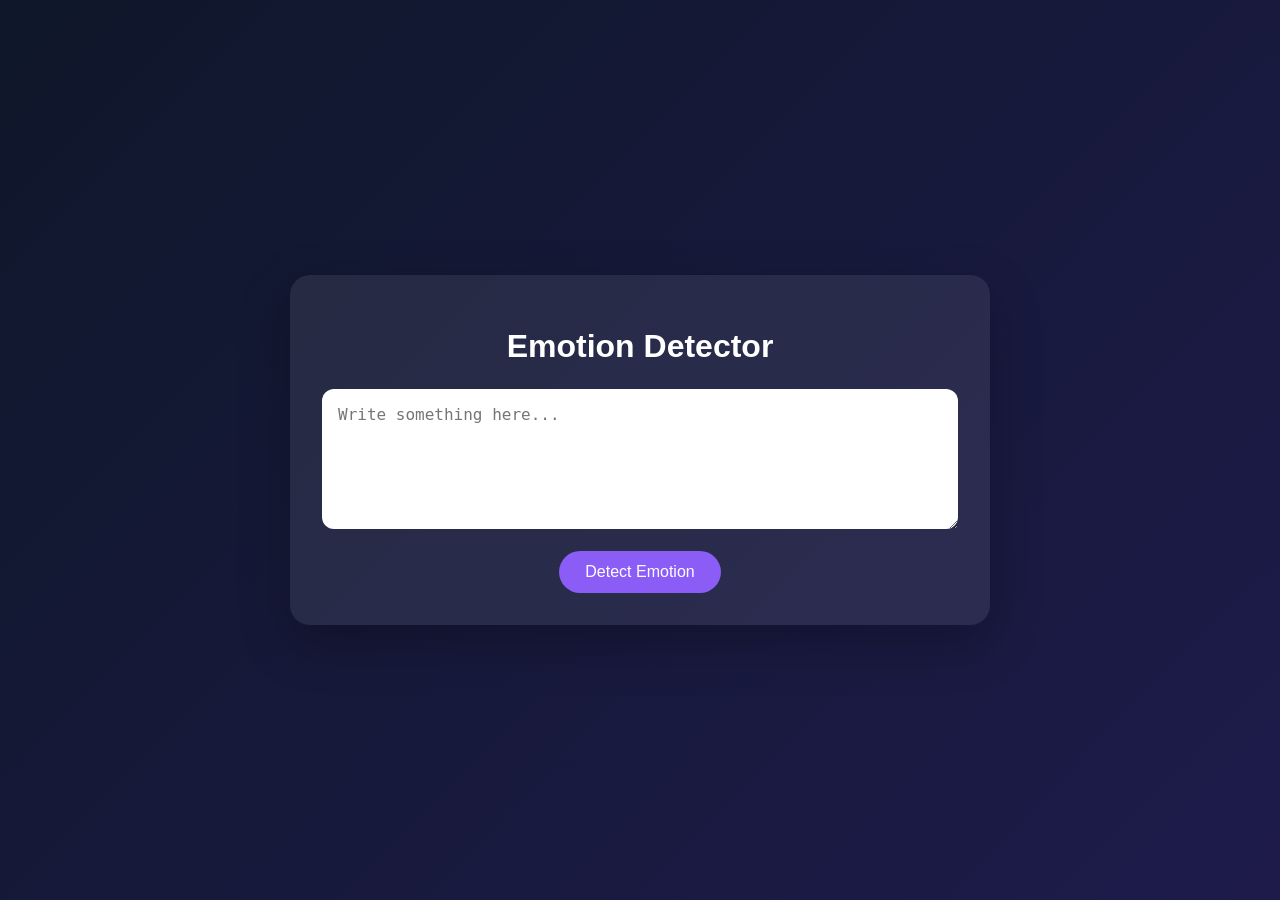
<file: frontend/index.html>
<!DOCTYPE html>
<html lang="en">
  <head>
    <meta charset="UTF-8" />
    <meta name="viewport" content="width=device-width, initial-scale=1.0" />
    <title>Emotion Detector</title>
    <link rel="stylesheet" href="styles.css" />
  </head>
  <body>
    <main class="container">
      <h1>Emotion Detector</h1>

      <form id="emotion-form">
        <textarea
          id="text"
          placeholder="Write something here..."
          required
        ></textarea>
        <button type="submit">Detect Emotion</button>
      </form>

      <div id="result" class="result hidden"></div>
    </main>

    <script src="app.js"></script>
  </body>
</html>
</file>
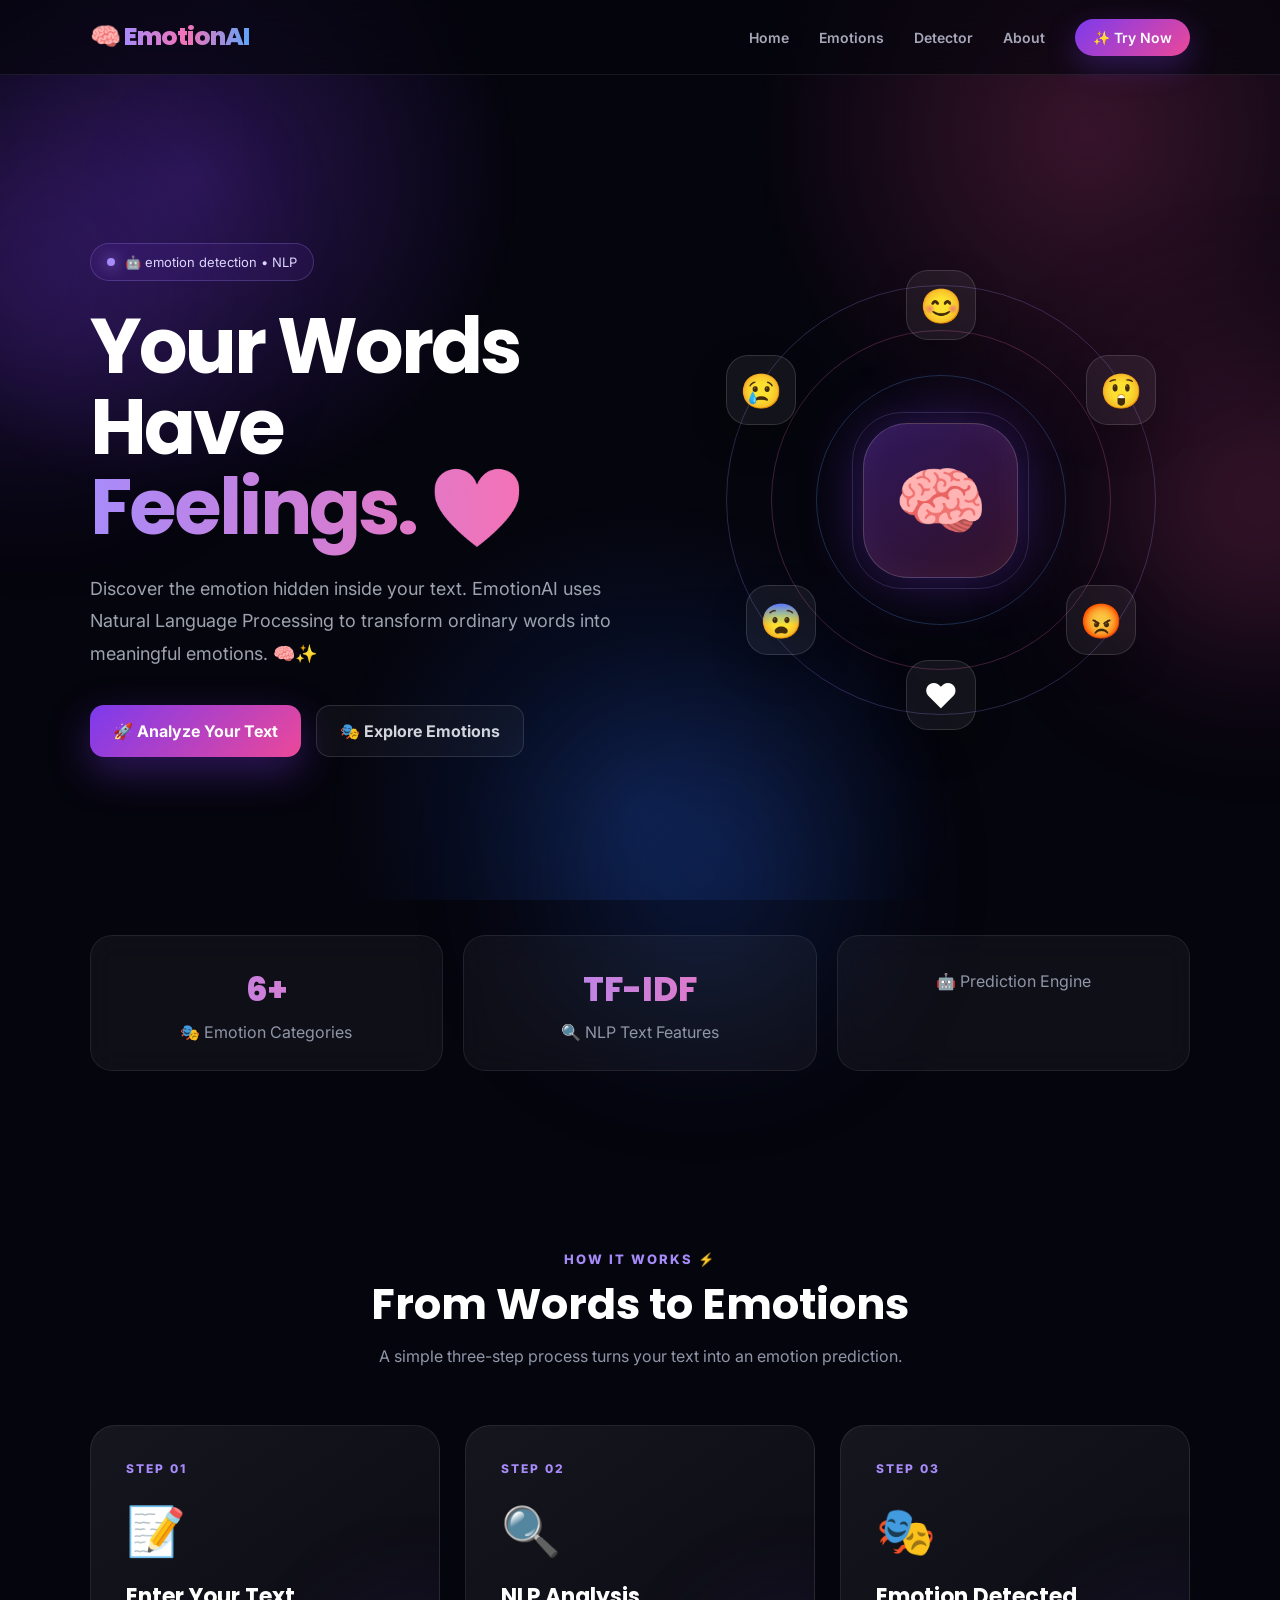
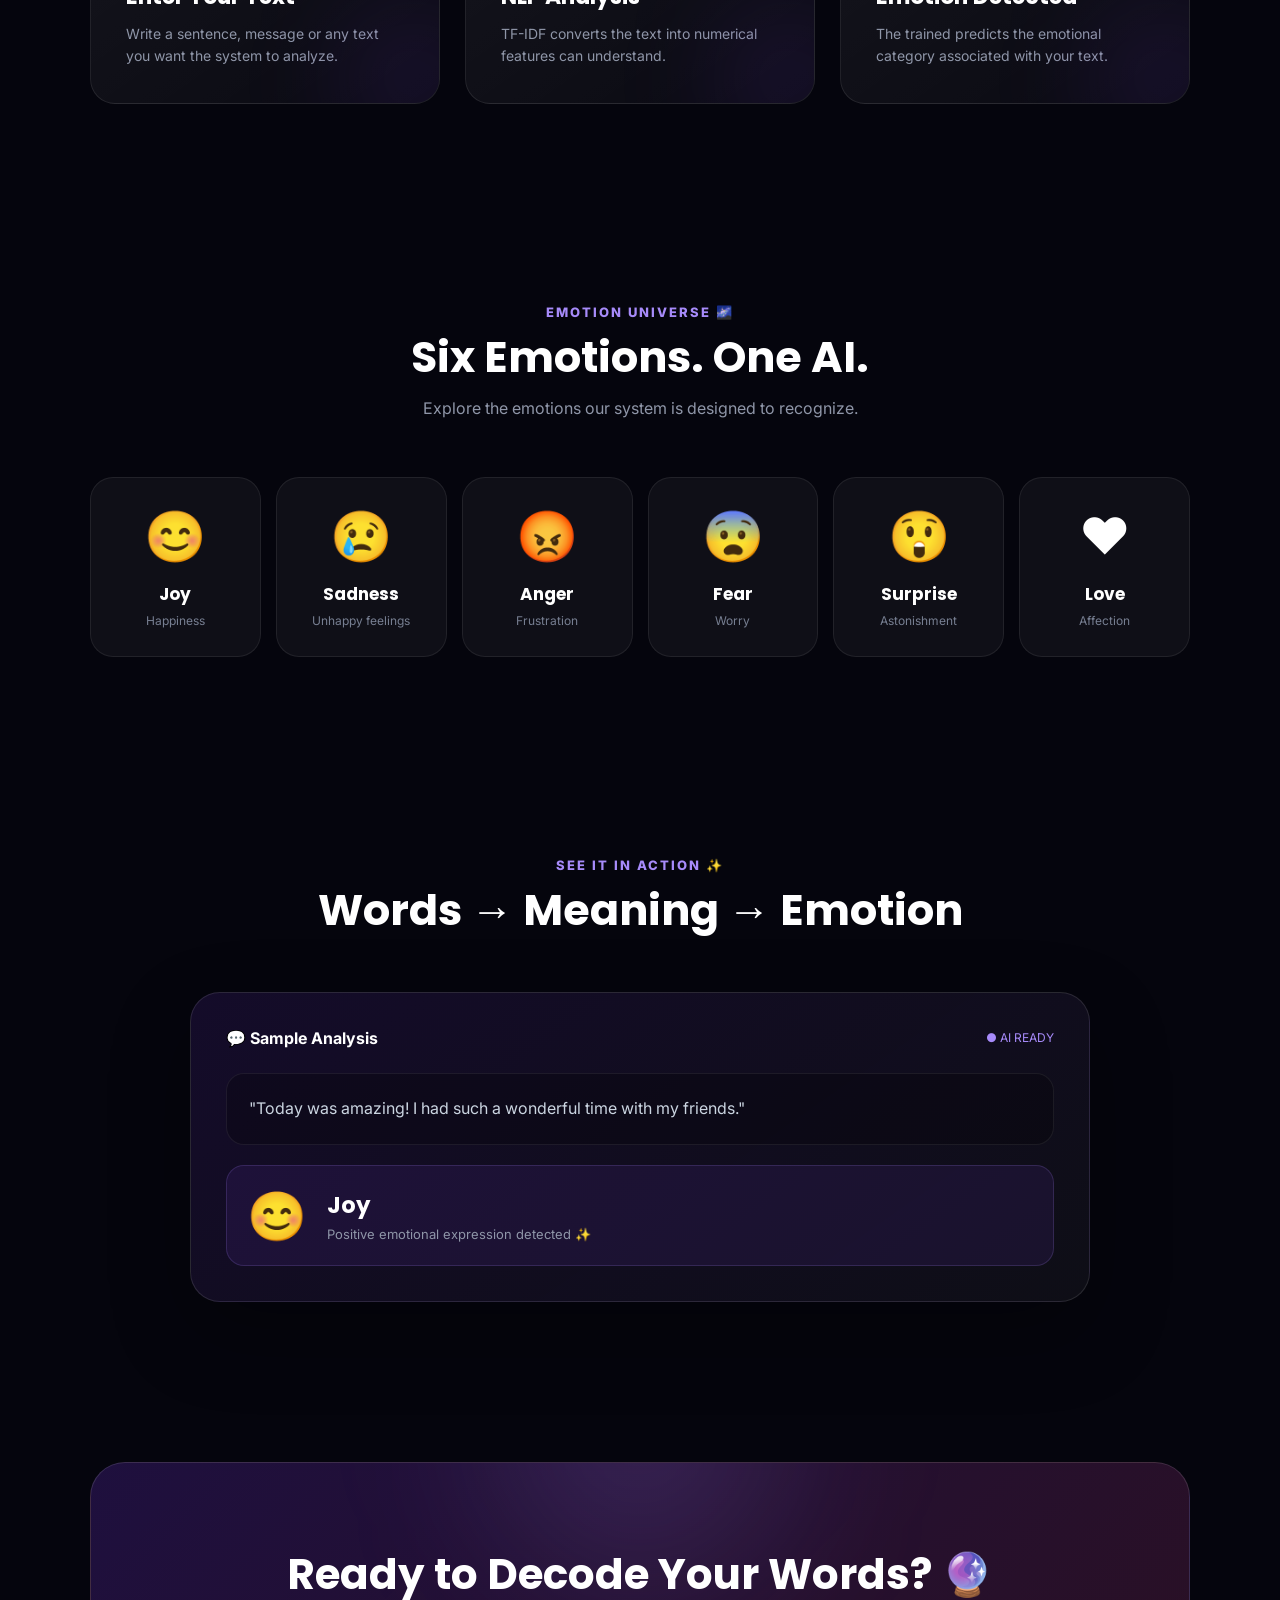
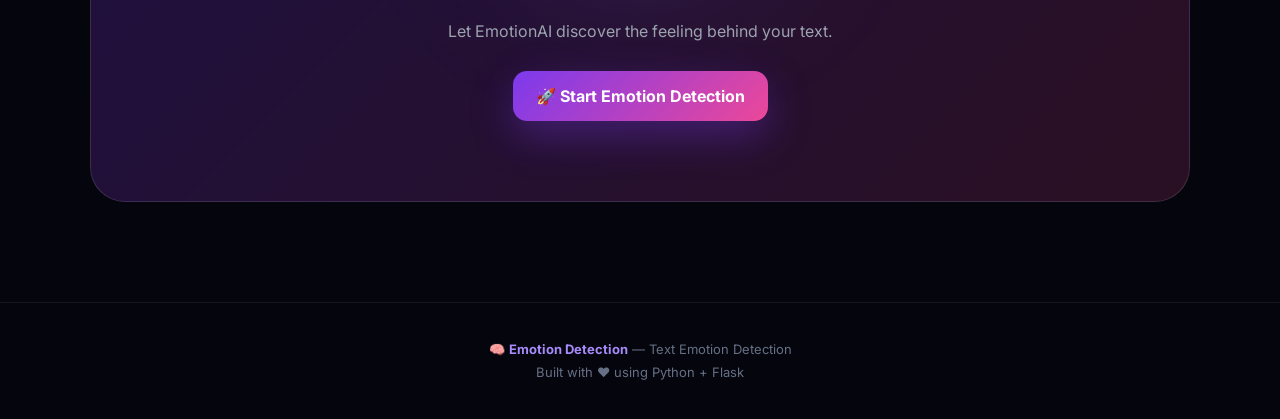
<file: templates/index.html>
<!DOCTYPE html>
<html lang="en">
<head>
    <meta charset="UTF-8">
    <meta name="viewport" content="width=device-width, initial-scale=1.0">

    <title>EmotionAI | Discover Feelings</title>

    <link rel="preconnect" href="https://fonts.googleapis.com">
    <link rel="preconnect" href="https://fonts.gstatic.com" crossorigin>
    <link href="https://fonts.googleapis.com/css2?family=Inter:wght@400;500;600;700;800&family=Poppins:wght@500;600;700;800&display=swap" rel="stylesheet">

    <style>

        /* =====================================
           RESET
        ===================================== */

        * {
            margin: 0;
            padding: 0;
            box-sizing: border-box;
        }

        html {
            scroll-behavior: smooth;
        }

        body {
            font-family: "Inter", sans-serif;
            background: #05050d;
            color: #ffffff;
            overflow-x: hidden;
        }

        a {
            text-decoration: none;
            color: inherit;
        }


        /* =====================================
           ANIMATED BACKGROUND
        ===================================== */

        body::before {
            content: "";
            position: fixed;
            inset: 0;
            z-index: -5;

            background:
                radial-gradient(
                    circle at 15% 20%,
                    rgba(124, 58, 237, 0.30),
                    transparent 25%
                ),
                radial-gradient(
                    circle at 85% 15%,
                    rgba(236, 72, 153, 0.22),
                    transparent 25%
                ),
                radial-gradient(
                    circle at 50% 90%,
                    rgba(37, 99, 235, 0.20),
                    transparent 30%
                );
        }

        .background-grid {
            position: fixed;
            inset: 0;
            z-index: -4;
            opacity: 0.18;

            background-image:
                linear-gradient(
                    rgba(255,255,255,0.05) 1px,
                    transparent 1px
                ),
                linear-gradient(
                    90deg,
                    rgba(255,255,255,0.05) 1px,
                    transparent 1px
                );

            background-size: 60px 60px;

            mask-image: linear-gradient(
                to bottom,
                black,
                transparent
            );
        }

        .orb {
            position: fixed;
            border-radius: 50%;
            filter: blur(90px);
            opacity: 0.25;
            z-index: -3;
            pointer-events: none;
        }

        .orb.one {
            width: 300px;
            height: 300px;
            background: #7c3aed;
            top: 15%;
            left: -120px;
            animation: moveOrb 12s ease-in-out infinite alternate;
        }

        .orb.two {
            width: 280px;
            height: 280px;
            background: #ec4899;
            right: -120px;
            top: 40%;
            animation: moveOrb 15s ease-in-out infinite alternate-reverse;
        }

        .orb.three {
            width: 250px;
            height: 250px;
            background: #2563eb;
            bottom: -100px;
            left: 45%;
            animation: moveOrb 14s ease-in-out infinite alternate;
        }

        @keyframes moveOrb {

            0% {
                transform: translate(0, 0) scale(1);
            }

            50% {
                transform: translate(60px, -50px) scale(1.15);
            }

            100% {
                transform: translate(-30px, 40px) scale(0.9);
            }
        }


        /* =====================================
           NAVBAR
        ===================================== */

        nav {
            position: sticky;
            top: 0;
            z-index: 1000;

            display: flex;
            align-items: center;
            justify-content: space-between;

            padding: 18px 7%;

            background: rgba(5, 5, 13, 0.65);
            backdrop-filter: blur(20px);

            border-bottom: 1px solid rgba(255,255,255,0.08);
        }

        .logo {
            font-family: "Poppins", sans-serif;
            font-size: 25px;
            font-weight: 800;
            letter-spacing: -1px;
        }

        .logo-gradient {
            background: linear-gradient(
                90deg,
                #a78bfa,
                #f472b6,
                #60a5fa
            );

            -webkit-background-clip: text;
            -webkit-text-fill-color: transparent;
        }

        .nav-links {
            display: flex;
            align-items: center;
            gap: 30px;
            list-style: none;
        }

        .nav-links a {
            color: #a7a7ba;
            font-size: 14px;
            font-weight: 600;
            transition: 0.3s;
        }

        .nav-links a:hover {
            color: white;
        }

        .nav-button {
            padding: 10px 18px;
            border-radius: 30px;

            color: white !important;

            background:
                linear-gradient(
                    135deg,
                    #7c3aed,
                    #ec4899
                );

            box-shadow:
                0 10px 30px rgba(124,58,237,0.30);
        }


        /* =====================================
           HERO
        ===================================== */

        .hero {
            min-height: 850px;

            display: flex;
            align-items: center;
            justify-content: space-between;

            padding: 80px 7%;

            gap: 60px;
        }

        .hero-content {
            width: 52%;

            animation:
                slideLeft 1s ease forwards;
        }

        @keyframes slideLeft {

            from {
                opacity: 0;
                transform: translateX(-70px);
            }

            to {
                opacity: 1;
                transform: translateX(0);
            }
        }

        .small-badge {
            display: inline-flex;
            align-items: center;
            gap: 10px;

            padding: 10px 16px;

            border-radius: 50px;

            background: rgba(124,58,237,0.10);

            border: 1px solid rgba(167,139,250,0.25);

            color: #ddd6fe;

            font-size: 13px;

            margin-bottom: 25px;
        }

        .status-dot {
            width: 8px;
            height: 8px;

            border-radius: 50%;

            background: #a78bfa;

            box-shadow:
                0 0 15px #a78bfa;

            animation: blink 1.5s infinite;
        }

        @keyframes blink {

            50% {
                opacity: 0.25;
                transform: scale(1.6);
            }
        }

        .hero h1 {
            font-family: "Poppins", sans-serif;

            font-size: clamp(48px, 6vw, 78px);

            line-height: 1.05;

            letter-spacing: -3px;

            margin-bottom: 25px;
        }

        .gradient-title {
            background:
                linear-gradient(
                    90deg,
                    #a78bfa,
                    #f472b6,
                    #60a5fa,
                    #a78bfa
                );

            background-size: 300% auto;

            -webkit-background-clip: text;
            -webkit-text-fill-color: transparent;

            animation:
                gradientFlow 5s linear infinite;
        }

        @keyframes gradientFlow {

            to {
                background-position: 300% center;
            }
        }

        .hero-description {
            color: #9ca3af;

            font-size: 18px;

            line-height: 1.8;

            max-width: 650px;

            margin-bottom: 35px;
        }

        .hero-buttons {
            display: flex;
            gap: 15px;
            flex-wrap: wrap;
        }

        .btn-primary,
        .btn-secondary {
            display: inline-flex;
            align-items: center;
            gap: 9px;

            padding: 15px 23px;

            border-radius: 14px;

            font-weight: 700;

            transition: 0.35s;
        }

        .btn-primary {
            background:
                linear-gradient(
                    135deg,
                    #7c3aed,
                    #ec4899
                );

            box-shadow:
                0 15px 40px rgba(124,58,237,0.35);
        }

        .btn-primary:hover {
            transform: translateY(-5px);
            box-shadow:
                0 20px 50px rgba(236,72,153,0.35);
        }

        .btn-secondary {
            border: 1px solid rgba(255,255,255,0.12);

            background: rgba(255,255,255,0.04);

            color: #d1d5db;
        }

        .btn-secondary:hover {
            transform: translateY(-5px);

            background: rgba(255,255,255,0.08);
        }


        /* =====================================
           AI EMOTION ORBIT
        ===================================== */

        .hero-visual {
            width: 48%;

            display: flex;
            justify-content: center;

            animation:
                visualAppear 1.3s ease forwards;
        }

        @keyframes visualAppear {

            from {
                opacity: 0;
                transform: scale(0.75);
            }

            to {
                opacity: 1;
                transform: scale(1);
            }
        }

        .universe {
            position: relative;

            width: 480px;
            height: 480px;

            display: flex;
            justify-content: center;
            align-items: center;
        }

        .universe-ring {
            position: absolute;

            border-radius: 50%;

            border: 1px solid rgba(167,139,250,0.25);
        }

        .ring-large {
            width: 430px;
            height: 430px;

            animation:
                spin 25s linear infinite;
        }

        .ring-medium {
            width: 340px;
            height: 340px;

            border-color:
                rgba(244,114,182,0.25);

            animation:
                spinReverse 18s linear infinite;
        }

        .ring-small {
            width: 250px;
            height: 250px;

            border-color:
                rgba(96,165,250,0.25);

            animation:
                spin 12s linear infinite;
        }

        @keyframes spin {

            to {
                transform: rotate(360deg);
            }
        }

        @keyframes spinReverse {

            to {
                transform: rotate(-360deg);
            }
        }


        /* =====================================
           CENTER AI
        ===================================== */

        .ai-core {
            position: relative;
            z-index: 10;

            width: 155px;
            height: 155px;

            border-radius: 45px;

            display: flex;
            align-items: center;
            justify-content: center;

            font-size: 75px;

            background:
                linear-gradient(
                    145deg,
                    rgba(124,58,237,0.35),
                    rgba(236,72,153,0.20)
                );

            border:
                1px solid rgba(255,255,255,0.18);

            box-shadow:
                0 0 60px rgba(124,58,237,0.40),
                inset 0 0 40px rgba(255,255,255,0.04);

            animation:
                coreFloat 3.5s ease-in-out infinite;
        }

        .ai-core::before {
            content: "";

            position: absolute;

            inset: -12px;

            border-radius: 50px;

            border:
                1px solid rgba(167,139,250,0.20);

            animation:
                corePulse 2s ease-in-out infinite;
        }

        @keyframes coreFloat {

            0%, 100% {
                transform: translateY(0);
            }

            50% {
                transform: translateY(-15px);
            }
        }

        @keyframes corePulse {

            50% {
                transform: scale(1.08);
                opacity: 0.3;
            }
        }


        /* =====================================
           EMOTION ORBIT CARDS
        ===================================== */

        .emotion {
            position: absolute;

            width: 70px;
            height: 70px;

            display: flex;
            align-items: center;
            justify-content: center;

            border-radius: 22px;

            font-size: 34px;

            background:
                rgba(255,255,255,0.06);

            border:
                1px solid rgba(255,255,255,0.13);

            backdrop-filter: blur(15px);

            box-shadow:
                0 15px 35px rgba(0,0,0,0.25);

            animation:
                floating 3s ease-in-out infinite;
        }

        .emotion:nth-child(5) {
            top: 10px;
            left: 205px;
        }

        .emotion:nth-child(6) {
            top: 95px;
            right: 25px;
            animation-delay: .5s;
        }

        .emotion:nth-child(7) {
            bottom: 85px;
            right: 45px;
            animation-delay: 1s;
        }

        .emotion:nth-child(8) {
            bottom: 10px;
            left: 205px;
            animation-delay: 1.5s;
        }

        .emotion:nth-child(9) {
            bottom: 85px;
            left: 45px;
            animation-delay: 2s;
        }

        .emotion:nth-child(10) {
            top: 95px;
            left: 25px;
            animation-delay: 2.5s;
        }

        @keyframes floating {

            0%,100% {
                transform: translateY(0) rotate(0deg);
            }

            50% {
                transform:
                    translateY(-13px)
                    rotate(6deg);
            }
        }


        /* =====================================
           STATS
        ===================================== */

        .stats {
            padding: 10px 7% 80px;

            display: grid;

            grid-template-columns:
                repeat(3, 1fr);

            gap: 20px;
        }

        .stat-card {
            padding: 28px;

            border-radius: 22px;

            text-align: center;

            background:
                rgba(255,255,255,0.045);

            border:
                1px solid rgba(255,255,255,0.08);

            backdrop-filter: blur(15px);

            transition: 0.4s;
        }

        .stat-card:hover {
            transform: translateY(-8px);

            border-color:
                rgba(167,139,250,0.35);

            box-shadow:
                0 20px 50px rgba(0,0,0,0.25);
        }

        .stat-number {
            font-family: "Poppins";

            font-size: 34px;
            font-weight: 800;

            background:
                linear-gradient(
                    90deg,
                    #a78bfa,
                    #f472b6
                );

            -webkit-background-clip: text;
            -webkit-text-fill-color: transparent;
        }

        .stat-label {
            color: #8f96a8;
            margin-top: 7px;
        }


        /* =====================================
           SECTION
        ===================================== */

        .section {
            padding: 100px 7%;
        }

        .section-heading {
            text-align: center;
            max-width: 750px;

            margin:
                0 auto 55px;
        }

        .section-label {
            color: #a78bfa;

            font-size: 13px;

            font-weight: 800;

            letter-spacing: 2px;
        }

        .section-heading h2 {
            font-family: "Poppins";

            font-size: 43px;

            line-height: 1.2;

            margin:
                12px 0;
        }

        .section-heading p {
            color: #8f96a8;

            line-height: 1.7;
        }


        /* =====================================
           HOW IT WORKS
        ===================================== */

        .steps {
            display: grid;

            grid-template-columns:
                repeat(3, 1fr);

            gap: 25px;
        }

        .step {
            position: relative;

            padding: 35px;

            min-height: 260px;

            border-radius: 25px;

            background:
                linear-gradient(
                    145deg,
                    rgba(255,255,255,0.07),
                    rgba(255,255,255,0.025)
                );

            border:
                1px solid rgba(255,255,255,0.09);

            overflow: hidden;

            transition: 0.4s;
        }

        .step:hover {
            transform: translateY(-10px);

            border-color:
                rgba(167,139,250,0.35);
        }

        .step-number {
            font-size: 12px;

            color: #a78bfa;

            font-weight: 800;

            letter-spacing: 2px;
        }

        .step-icon {
            font-size: 48px;

            margin:
                25px 0 20px;

            display: inline-block;

            transition: 0.4s;
        }

        .step:hover .step-icon {
            transform:
                scale(1.2)
                rotate(8deg);
        }

        .step h3 {
            font-family: "Poppins";

            font-size: 22px;

            margin-bottom: 10px;
        }

        .step p {
            color: #8f96a8;

            line-height: 1.6;

            font-size: 14px;
        }

        .step::after {
            content: "";

            position: absolute;

            width: 150px;
            height: 150px;

            border-radius: 50%;

            background:
                rgba(124,58,237,0.12);

            filter: blur(50px);

            right: -50px;
            bottom: -50px;
        }


        /* =====================================
           EMOTION CARDS
        ===================================== */

        .emotion-grid {
            display: grid;

            grid-template-columns:
                repeat(6, 1fr);

            gap: 15px;
        }

        .emotion-card {
            padding: 28px 12px;

            text-align: center;

            border-radius: 23px;

            background:
                rgba(255,255,255,0.045);

            border:
                1px solid rgba(255,255,255,0.08);

            transition:
                transform .4s,
                background .4s,
                box-shadow .4s;
        }

        .emotion-card:hover {
            transform:
                translateY(-12px)
                scale(1.03);

            background:
                rgba(255,255,255,0.08);

            box-shadow:
                0 20px 50px rgba(0,0,0,0.3);
        }

        .emotion-card .big-emoji {
            font-size: 50px;

            display: block;

            margin-bottom: 15px;

            transition: .4s;
        }

        .emotion-card:hover .big-emoji {
            transform:
                scale(1.25)
                rotate(8deg);
        }

        .emotion-card h3 {
            font-family: "Poppins";

            font-size: 17px;
        }

        .emotion-card p {
            color: #777f92;

            font-size: 12px;

            margin-top: 6px;
        }


        /* =====================================
           DEMO CARD
        ===================================== */

        .demo-wrapper {
            display: flex;

            justify-content: center;
        }

        .demo-card {
            width: 900px;

            padding: 35px;

            border-radius: 30px;

            background:
                linear-gradient(
                    145deg,
                    rgba(124,58,237,0.13),
                    rgba(255,255,255,0.04)
                );

            border:
                1px solid rgba(255,255,255,0.11);

            box-shadow:
                0 30px 80px rgba(0,0,0,0.3);
        }

        .demo-top {
            display: flex;

            align-items: center;

            justify-content: space-between;

            margin-bottom: 25px;
        }

        .demo-title {
            font-weight: 700;
        }

        .demo-status {
            color: #a78bfa;

            font-size: 12px;
        }

        .text-box {
            padding: 22px;

            border-radius: 18px;

            background:
                rgba(0,0,0,0.25);

            border:
                1px solid rgba(255,255,255,0.07);

            color: #cbd5e1;

            line-height: 1.6;
        }

        .result {
            margin-top: 20px;

            display: flex;

            align-items: center;

            gap: 20px;

            padding: 20px;

            border-radius: 18px;

            background:
                rgba(124,58,237,0.10);

            border:
                1px solid rgba(167,139,250,0.18);
        }

        .result-emoji {
            font-size: 48px;
        }

        .result h3 {
            font-family: "Poppins";

            font-size: 23px;
        }

        .result p {
            color: #8f96a8;

            font-size: 13px;

            margin-top: 4px;
        }


        /* =====================================
           CTA
        ===================================== */

        .cta {
            margin:
                60px 7% 100px;

            padding:
                80px 30px;

            text-align: center;

            border-radius: 35px;

            background:
                linear-gradient(
                    135deg,
                    rgba(124,58,237,0.22),
                    rgba(236,72,153,0.16)
                );

            border:
                1px solid rgba(255,255,255,0.12);

            position: relative;

            overflow: hidden;
        }

        .cta::before {
            content: "";

            position: absolute;

            width: 300px;
            height: 300px;

            border-radius: 50%;

            background:
                rgba(167,139,250,0.15);

            filter: blur(80px);

            left: 50%;
            top: -180px;

            transform:
                translateX(-50%);
        }

        .cta h2 {
            position: relative;

            font-family: "Poppins";

            font-size: 42px;

            margin-bottom: 15px;
        }

        .cta p {
            position: relative;

            color: #9ca3af;

            margin-bottom: 30px;
        }

        .cta .btn-primary {
            position: relative;
        }


        /* =====================================
           FOOTER
        ===================================== */

        footer {
            text-align: center;

            padding: 35px 20px;

            border-top:
                1px solid rgba(255,255,255,0.07);

            color: #667085;

            font-size: 13px;

            line-height: 1.8;
        }

        footer strong {
            color: #a78bfa;
        }


        /* =====================================
           RESPONSIVE
        ===================================== */

        @media (max-width: 1100px) {

            .hero {
                flex-direction: column;
                text-align: center;
            }

            .hero-content,
            .hero-visual {
                width: 100%;
            }

            .hero-content {
                display: flex;
                flex-direction: column;
                align-items: center;
            }

            .emotion-grid {
                grid-template-columns:
                    repeat(3, 1fr);
            }

        }


        @media (max-width: 800px) {

            .nav-links {
                display: none;
            }

            .hero {
                padding:
                    60px 5%;
            }

            .hero h1 {
                font-size: 45px;
                letter-spacing: -2px;
            }

            .universe {
                transform: scale(0.78);
            }

            .stats {
                grid-template-columns: 1fr;
                padding-left: 5%;
                padding-right: 5%;
            }

            .steps {
                grid-template-columns: 1fr;
            }

            .section {
                padding:
                    70px 5%;
            }

            .emotion-grid {
                grid-template-columns:
                    repeat(2, 1fr);
            }

            .demo-card {
                width: 100%;
            }

            .cta {
                margin-left: 5%;
                margin-right: 5%;
            }

            .cta h2 {
                font-size: 31px;
            }
        }


        @media (max-width: 500px) {

            .hero h1 {
                font-size: 38px;
            }

            .hero-description {
                font-size: 15px;
            }

            .universe {
                transform: scale(0.62);
                margin-top: -40px;
                margin-bottom: -40px;
            }

            .emotion-grid {
                grid-template-columns: 1fr 1fr;
            }

            .result {
                flex-direction: column;
                text-align: center;
            }

        }

    </style>
</head>


<body>

    <!-- BACKGROUND -->
    <div class="background-grid"></div>

    <div class="orb one"></div>
    <div class="orb two"></div>
    <div class="orb three"></div>


    <!-- NAVBAR -->
    <nav>

        <div class="logo">
            🧠 <span class="logo-gradient">EmotionAI</span>
        </div>

        <ul class="nav-links">

            <li>
                <a href="/">Home</a>
            </li>

            <li>
                <a href="/emotions">Emotions</a>
            </li>

            <li>
                <a href="/detector">Detector</a>
            </li>

            <li>
                <a href="/about">About</a>
            </li>

            <li>
                <a href="/detector" class="nav-button">
                    ✨ Try Now
                </a>
            </li>

        </ul>

    </nav>


    <!-- =====================================
         HERO
    ====================================== -->

    <section class="hero">

        <div class="hero-content">

            <div class="small-badge">
                <span class="status-dot"></span>
                🤖 emotion detection • NLP 
            </div>


            <h1>

                Your Words Have
                <br>

                <span class="gradient-title">
                    Feelings. 💜
                </span>

            </h1>


            <p class="hero-description">

                Discover the emotion hidden inside your text.
                EmotionAI uses Natural Language Processing  to transform ordinary words
                into meaningful emotions. 🧠✨

            </p>


            <div class="hero-buttons">

                <a href="/detector" class="btn-primary">
                    🚀 Analyze Your Text
                </a>

                <a href="/emotions" class="btn-secondary">
                    🎭 Explore Emotions
                </a>

            </div>

        </div>


        <!-- AI UNIVERSE -->

        <div class="hero-visual">

            <div class="universe">

                <div class="universe-ring ring-large"></div>

                <div class="universe-ring ring-medium"></div>

                <div class="universe-ring ring-small"></div>


                <!-- CENTER -->

                <div class="ai-core">
                    🧠
                </div>


                <!-- EMOTIONS -->

                <div class="emotion">
                    😊
                </div>

                <div class="emotion">
                    😲
                </div>

                <div class="emotion">
                    😡
                </div>

                <div class="emotion">
                    ❤️
                </div>

                <div class="emotion">
                    😨
                </div>

                <div class="emotion">
                    😢
                </div>

            </div>

        </div>

    </section>


    <!-- =====================================
         STATS
    ====================================== -->

    <section class="stats">

        <div class="stat-card">

            <div class="stat-number">
                6+
            </div>

            <div class="stat-label">
                🎭 Emotion Categories
            </div>

        </div>


        <div class="stat-card">

            <div class="stat-number">
                TF-IDF
            </div>

            <div class="stat-label">
                🔍 NLP Text Features
            </div>

        </div>


        <div class="stat-card">

            <div class="stat-number">
                
            </div>

            <div class="stat-label">
                🤖 Prediction Engine
            </div>

        </div>

    </section>


    <!-- =====================================
         HOW IT WORKS
    ====================================== -->

    <section class="section">

        <div class="section-heading">

            <div class="section-label">
                HOW IT WORKS ⚡
            </div>

            <h2>
                From Words to Emotions
            </h2>

            <p>
                A simple three-step process turns your text
                into an emotion prediction.
            </p>

        </div>


        <div class="steps">

            <div class="step">

                <div class="step-number">
                    STEP 01
                </div>

                <div class="step-icon">
                    📝
                </div>

                <h3>
                    Enter Your Text
                </h3>

                <p>
                    Write a sentence, message or any text
                    you want the system to analyze.
                </p>

            </div>


            <div class="step">

                <div class="step-number">
                    STEP 02
                </div>

                <div class="step-icon">
                    🔍
                </div>

                <h3>
                    NLP Analysis
                </h3>

                <p>
                    TF-IDF converts the text into numerical
                    features can understand.
                </p>

            </div>


            <div class="step">

                <div class="step-number">
                    STEP 03
                </div>

                <div class="step-icon">
                    🎭
                </div>

                <h3>
                    Emotion Detected
                </h3>

                <p>
                    The trained predicts the emotional
                    category associated with your text.
                </p>

            </div>

        </div>

    </section>


    <!-- =====================================
         EMOTIONS
    ====================================== -->

    <section class="section">

        <div class="section-heading">

            <div class="section-label">
                EMOTION UNIVERSE 🌌
            </div>

            <h2>
                Six Emotions. One AI.
            </h2>

            <p>
                Explore the emotions our system is designed
                to recognize.
            </p>

        </div>


        <div class="emotion-grid">

            <div class="emotion-card">

                <span class="big-emoji">
                    😊
                </span>

                <h3>
                    Joy
                </h3>

                <p>
                    Happiness
                </p>

            </div>


            <div class="emotion-card">

                <span class="big-emoji">
                    😢
                </span>

                <h3>
                    Sadness
                </h3>

                <p>
                    Unhappy feelings
                </p>

            </div>


            <div class="emotion-card">

                <span class="big-emoji">
                    😡
                </span>

                <h3>
                    Anger
                </h3>

                <p>
                    Frustration
                </p>

            </div>


            <div class="emotion-card">

                <span class="big-emoji">
                    😨
                </span>

                <h3>
                    Fear
                </h3>

                <p>
                    Worry
                </p>

            </div>


            <div class="emotion-card">

                <span class="big-emoji">
                    😲
                </span>

                <h3>
                    Surprise
                </h3>

                <p>
                    Astonishment
                </p>

            </div>


            <div class="emotion-card">

                <span class="big-emoji">
                    ❤️
                </span>

                <h3>
                    Love
                </h3>

                <p>
                    Affection
                </p>

            </div>

        </div>

    </section>


    <!-- =====================================
         DEMO
    ====================================== -->

    <section class="section">

        <div class="section-heading">

            <div class="section-label">
                SEE IT IN ACTION ✨
            </div>

            <h2>
                Words → Meaning → Emotion
            </h2>

        </div>


        <div class="demo-wrapper">

            <div class="demo-card">

                <div class="demo-top">

                    <div class="demo-title">
                        💬 Sample Analysis
                    </div>

                    <div class="demo-status">
                        ● AI READY
                    </div>

                </div>


                <div class="text-box">

                    "Today was amazing! I had such a wonderful
                    time with my friends."

                </div>


                <div class="result">

                    <div class="result-emoji">
                        😊
                    </div>

                    <div>

                        <h3>
                            Joy
                        </h3>

                        <p>
                            Positive emotional expression detected ✨
                        </p>

                    </div>

                </div>

            </div>

        </div>

    </section>


    <!-- =====================================
         CTA
    ====================================== -->

    <section class="cta">

        <h2>
            Ready to Decode Your Words? 🔮
        </h2>

        <p>
            Let EmotionAI discover the feeling behind your text.
        </p>

        <a href="/detector" class="btn-primary">
            🚀 Start Emotion Detection
        </a>

    </section>


    <!-- =====================================
         FOOTER
    ====================================== -->

    <footer>

        <p>
            🧠 <strong>Emotion Detection</strong>
            — Text Emotion Detection
        </p>

        <p>
            Built with ❤️ using Python + Flask
        </p>

    </footer>

</body>
</html>
</file>
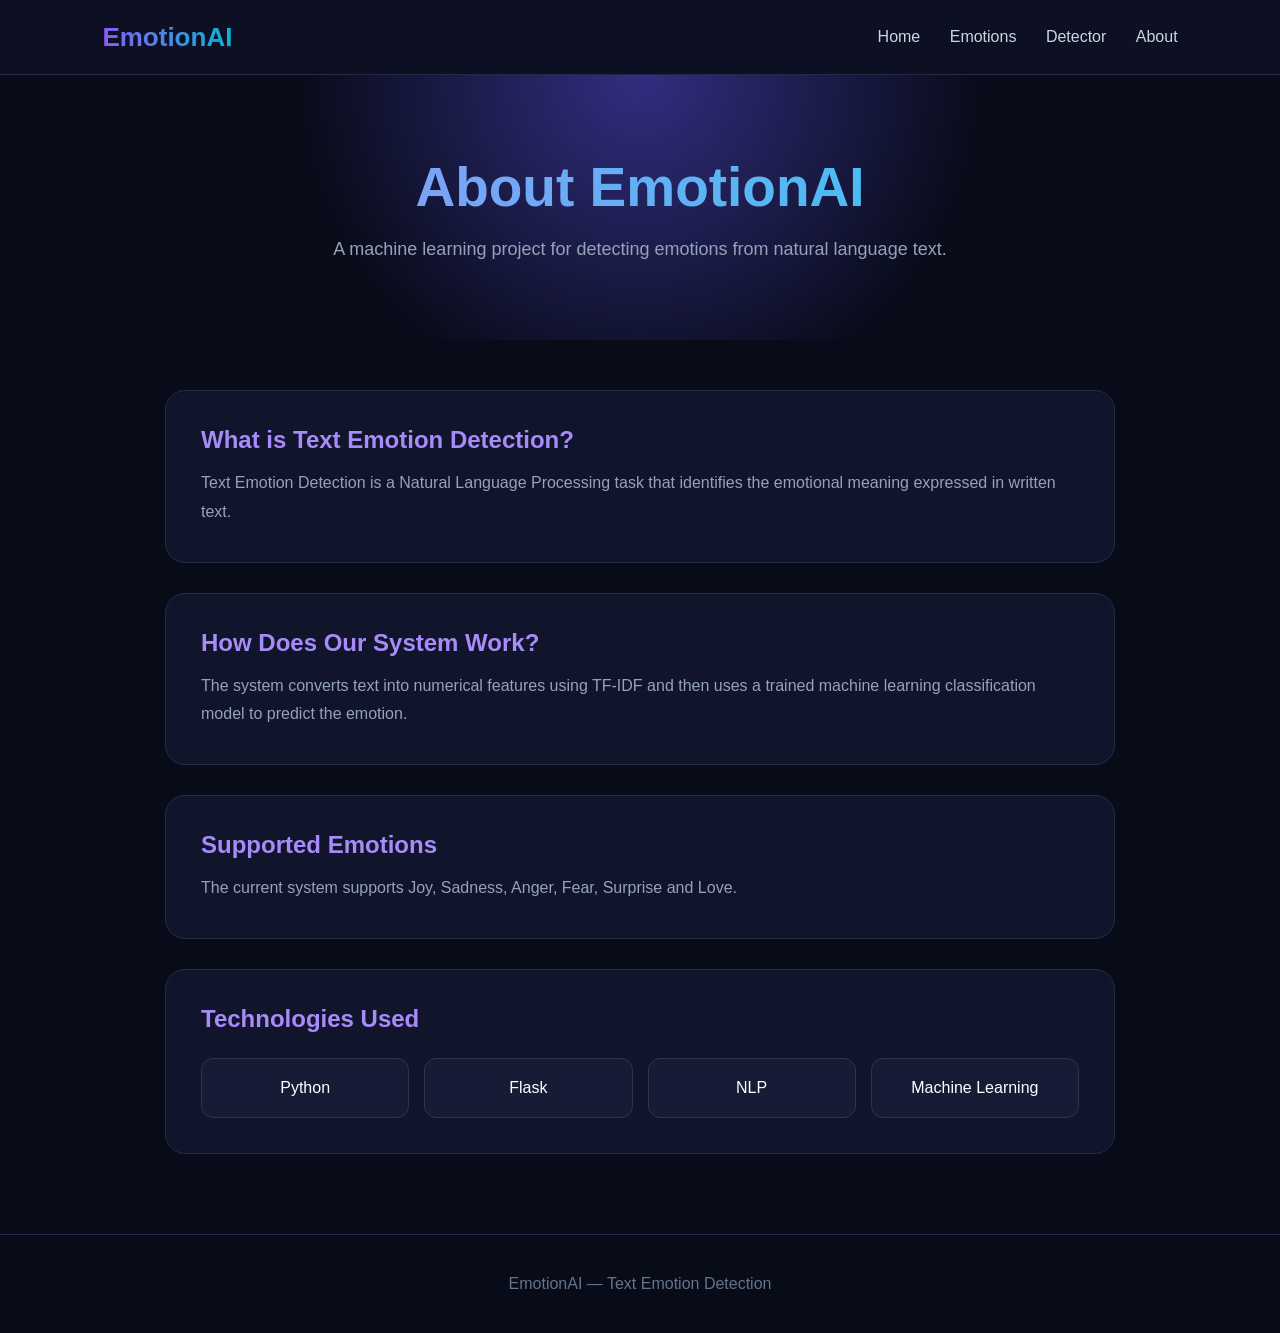
<file: templates/about.html>
<!DOCTYPE html>
<html lang="en">

<head>

<meta charset="UTF-8">
<meta name="viewport" content="width=device-width, initial-scale=1.0">

<title>EmotionAI - About</title>

<style>

* {
    margin: 0;
    padding: 0;
    box-sizing: border-box;
}

body {
    font-family: Arial, sans-serif;

    background: #080b18;

    color: white;
}

/* NAVBAR */

.navbar {

    height: 75px;

    padding: 0 8%;

    display: flex;

    align-items: center;

    justify-content: space-between;

    background: #0d1022;

    border-bottom:
        1px solid #252945;
}

.logo {

    font-size: 26px;

    font-weight: bold;

    background:
        linear-gradient(
            90deg,
            #8b5cf6,
            #06b6d4
        );

    -webkit-background-clip: text;

    -webkit-text-fill-color: transparent;
}

.navbar a {

    color: #cbd5e1;

    text-decoration: none;

    margin-left: 25px;
}

.navbar a:hover {

    color: #22d3ee;
}

/* ABOUT */

.hero {

    text-align: center;

    padding: 80px 20px;

    background:
        radial-gradient(
            circle at top,
            #312e81,
            transparent 50%
        );
}

.hero h1 {

    font-size: 55px;

    margin-bottom: 20px;

    background:
        linear-gradient(
            90deg,
            #a78bfa,
            #22d3ee
        );

    -webkit-background-clip: text;

    -webkit-text-fill-color: transparent;
}

.hero p {

    color: #94a3b8;

    font-size: 18px;
}

/* CONTENT */

.container {

    width: 950px;

    max-width: 92%;

    margin: 50px auto;
}

.card {

    margin-bottom: 30px;

    padding: 35px;

    border-radius: 20px;

    background: #11152b;

    border:
        1px solid #272b45;
}

.card h2 {

    margin-bottom: 15px;

    color: #a78bfa;
}

.card p {

    color: #94a3b8;

    line-height: 1.8;

    font-size: 16px;
}

/* TECHNOLOGIES */

.tech-grid {

    display: grid;

    grid-template-columns:
        repeat(4, 1fr);

    gap: 15px;

    margin-top: 25px;
}

.tech {

    padding: 20px;

    text-align: center;

    border-radius: 12px;

    background: #171b35;

    border:
        1px solid #30354f;
}

/* FOOTER */

footer {

    text-align: center;

    padding: 40px;

    margin-top: 80px;

    color: #64748b;

    border-top:
        1px solid #252945;
}

@media(max-width:700px) {

    .tech-grid {

        grid-template-columns: 1fr 1fr;
    }

    .hero h1 {

        font-size: 40px;
    }

}

</style>

</head>

<body>


<nav class="navbar">

    <div class="logo">
        EmotionAI
    </div>

    <div>

        <a href="/">Home</a>

        <a href="/emotions">Emotions</a>

        <a href="/detector">Detector</a>

        <a href="/about">About</a>

    </div>

</nav>


<section class="hero">

    <h1>
        About EmotionAI
    </h1>

    <p>
        A machine learning project for detecting emotions
        from natural language text.
    </p>

</section>


<div class="container">


    <div class="card">

        <h2>
            What is Text Emotion Detection?
        </h2>

        <p>
            Text Emotion Detection is a Natural Language
            Processing task that identifies the emotional
            meaning expressed in written text.
        </p>

    </div>


    <div class="card">

        <h2>
            How Does Our System Work?
        </h2>

        <p>
            The system converts text into numerical features
            using TF-IDF and then uses a trained machine
            learning classification model to predict the
            emotion.
        </p>

    </div>


    <div class="card">

        <h2>
            Supported Emotions
        </h2>

        <p>
            The current system supports Joy, Sadness, Anger,
            Fear, Surprise and Love.
        </p>

    </div>


    <div class="card">

        <h2>
            Technologies Used
        </h2>

        <div class="tech-grid">

            <div class="tech">
                Python
            </div>

            <div class="tech">
                Flask
            </div>

            <div class="tech">
                NLP
            </div>

            <div class="tech">
                Machine Learning
            </div>

        </div>

    </div>


</div>


<footer>

    EmotionAI — Text Emotion Detection

</footer>


</body>

</html>
</file>
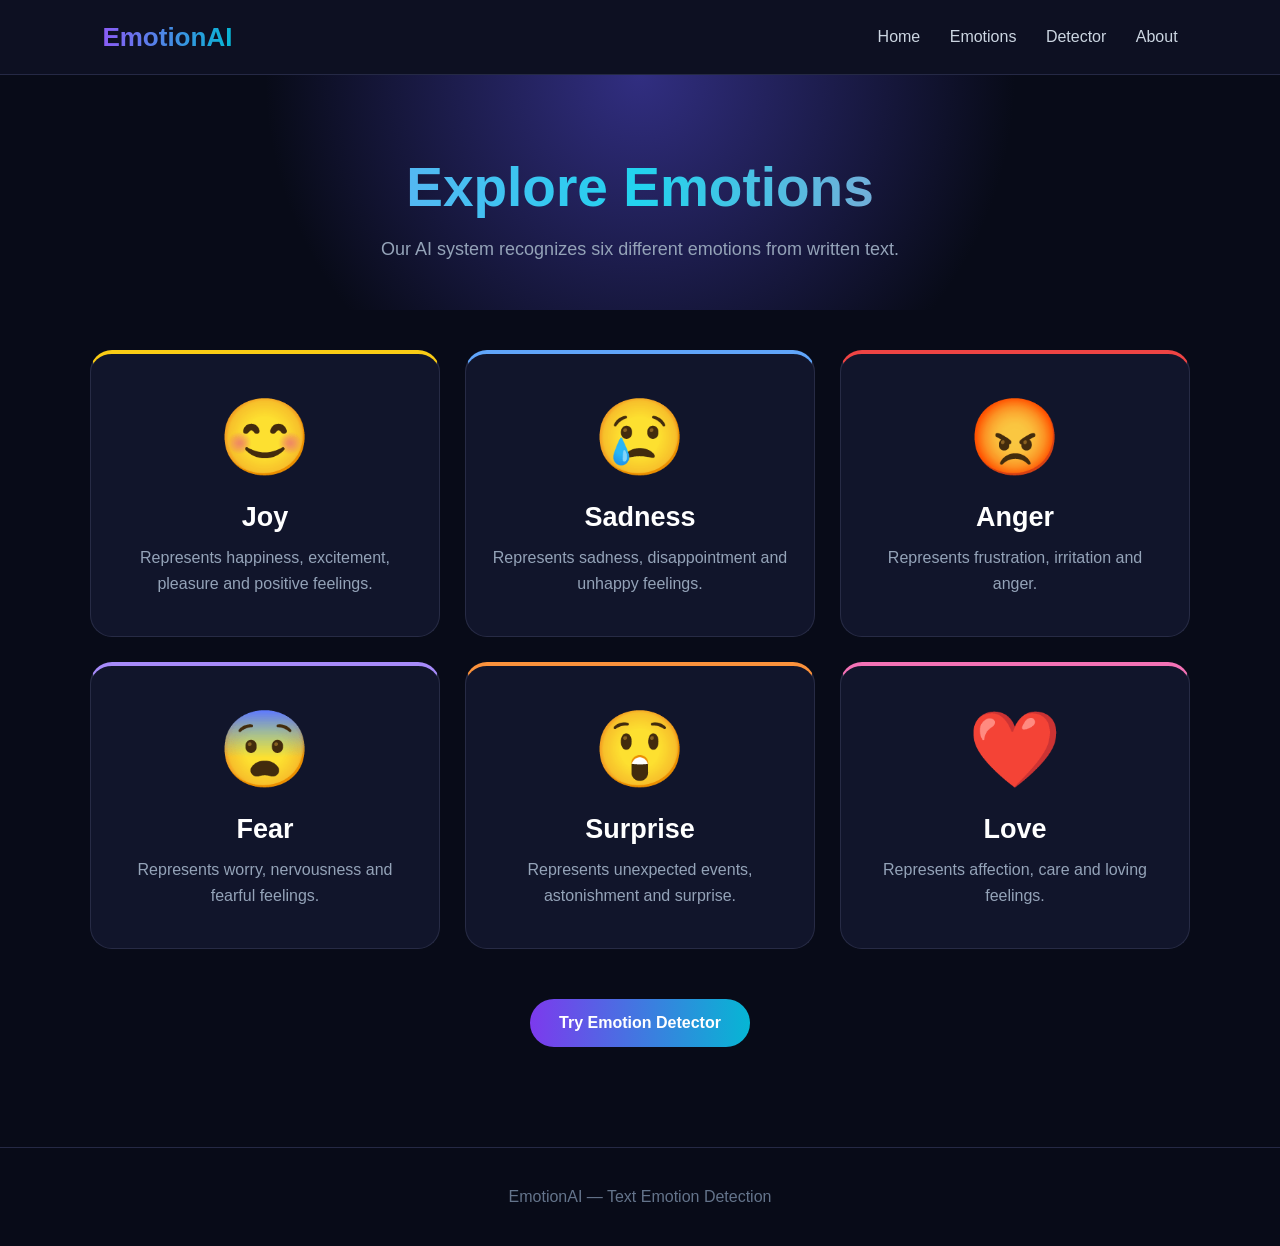
<file: templates/emotions.html>
<!DOCTYPE html>
<html lang="en">

<head>

<meta charset="UTF-8">
<meta name="viewport" content="width=device-width, initial-scale=1.0">

<title>EmotionAI - Emotions</title>

<style>

* {
    margin: 0;
    padding: 0;
    box-sizing: border-box;
}

body {
    font-family: Arial, sans-serif;
    background: #080b18;
    color: white;
}

/* NAVBAR */

.navbar {
    height: 75px;
    padding: 0 8%;

    display: flex;
    justify-content: space-between;
    align-items: center;

    background: #0d1022;

    border-bottom: 1px solid #252945;
}

.logo {
    font-size: 26px;
    font-weight: bold;

    background: linear-gradient(90deg,#8b5cf6,#06b6d4);

    -webkit-background-clip: text;
    -webkit-text-fill-color: transparent;
}

.navbar a {
    color: #cbd5e1;
    text-decoration: none;
    margin-left: 25px;
}

.navbar a:hover {
    color: #22d3ee;
}

/* HEADER */

.header {
    text-align: center;
    padding: 80px 20px 50px;

    background:
        radial-gradient(
            circle at top,
            #312e81,
            transparent 55%
        );
}

.header h1 {
    font-size: 55px;

    background:
        linear-gradient(
            90deg,
            #a78bfa,
            #22d3ee,
            #f472b6
        );

    -webkit-background-clip: text;
    -webkit-text-fill-color: transparent;

    margin-bottom: 20px;
}

.header p {
    color: #94a3b8;
    font-size: 18px;
}

/* EMOTION GRID */

.container {
    width: 1100px;
    max-width: 92%;

    margin: 40px auto 100px;
}

.grid {
    display: grid;

    grid-template-columns:
        repeat(3, 1fr);

    gap: 25px;
}

.card {
    padding: 40px 25px;

    text-align: center;

    background: #11152b;

    border: 1px solid #272b45;

    border-radius: 22px;

    transition: 0.3s;
}

.card:hover {
    transform: translateY(-10px);

    box-shadow:
        0 20px 40px rgba(0,0,0,0.3);
}

.emoji {
    font-size: 75px;

    margin-bottom: 20px;
}

.card h2 {
    font-size: 27px;

    margin-bottom: 12px;
}

.card p {
    color: #94a3b8;

    line-height: 1.6;
}

/* COLORS */

.joy {
    border-top: 4px solid #facc15;
}

.sadness {
    border-top: 4px solid #60a5fa;
}

.anger {
    border-top: 4px solid #ef4444;
}

.fear {
    border-top: 4px solid #a78bfa;
}

.surprise {
    border-top: 4px solid #fb923c;
}

.love {
    border-top: 4px solid #f472b6;
}

/* BUTTON */

.button {
    display: block;

    width: 220px;

    margin: 50px auto 0;

    padding: 15px;

    text-align: center;

    border-radius: 30px;

    text-decoration: none;

    color: white;

    background:
        linear-gradient(
            90deg,
            #7c3aed,
            #06b6d4
        );

    font-weight: bold;
}

/* FOOTER */

footer {
    text-align: center;

    padding: 40px;

    color: #64748b;

    border-top: 1px solid #252945;
}

/* MOBILE */

@media(max-width:750px) {

    .grid {
        grid-template-columns: 1fr;
    }

    .header h1 {
        font-size: 40px;
    }

    .navbar a {
        margin-left: 8px;
        font-size: 12px;
    }

}

</style>

</head>

<body>


<nav class="navbar">

    <div class="logo">
        EmotionAI
    </div>

    <div>

        <a href="/">Home</a>

        <a href="/emotions">Emotions</a>

        <a href="/detector">Detector</a>

        <a href="/about">About</a>

    </div>

</nav>


<section class="header">

    <h1>
        Explore Emotions
    </h1>

    <p>
        Our AI system recognizes six different emotions
        from written text.
    </p>

</section>


<div class="container">

    <div class="grid">


        <div class="card joy">

            <div class="emoji">
                😊
            </div>

            <h2>
                Joy
            </h2>

            <p>
                Represents happiness, excitement,
                pleasure and positive feelings.
            </p>

        </div>


        <div class="card sadness">

            <div class="emoji">
                😢
            </div>

            <h2>
                Sadness
            </h2>

            <p>
                Represents sadness, disappointment
                and unhappy feelings.
            </p>

        </div>


        <div class="card anger">

            <div class="emoji">
                😡
            </div>

            <h2>
                Anger
            </h2>

            <p>
                Represents frustration,
                irritation and anger.
            </p>

        </div>


        <div class="card fear">

            <div class="emoji">
                😨
            </div>

            <h2>
                Fear
            </h2>

            <p>
                Represents worry, nervousness
                and fearful feelings.
            </p>

        </div>


        <div class="card surprise">

            <div class="emoji">
                😲
            </div>

            <h2>
                Surprise
            </h2>

            <p>
                Represents unexpected events,
                astonishment and surprise.
            </p>

        </div>


        <div class="card love">

            <div class="emoji">
                ❤️
            </div>

            <h2>
                Love
            </h2>

            <p>
                Represents affection,
                care and loving feelings.
            </p>

        </div>


    </div>


    <a href="/detector" class="button">
        Try Emotion Detector
    </a>

</div>


<footer>

    EmotionAI — Text Emotion Detection

</footer>


</body>

</html>
</file>
<file: frontend/styles.css>
* {
  box-sizing: border-box;
}

body {
  margin: 0;
  min-height: 100vh;
  display: grid;
  place-items: center;
  background: linear-gradient(135deg, #0f172a, #1e1b4b);
  color: #ffffff;
  font-family: Arial, sans-serif;
}

.container {
  width: min(700px, 90vw);
  background: rgba(255, 255, 255, 0.08);
  border-radius: 20px;
  padding: 32px;
  box-shadow: 0 18px 50px rgba(0, 0, 0, 0.25);
}

h1 {
  text-align: center;
  margin-bottom: 24px;
}

textarea {
  width: 100%;
  min-height: 140px;
  padding: 16px;
  border: 0;
  border-radius: 12px;
  resize: vertical;
  font-size: 16px;
}

button {
  display: block;
  margin: 18px auto 0;
  background: #8b5cf6;
  border: 0;
  color: #fff;
  padding: 12px 26px;
  border-radius: 999px;
  font-size: 16px;
  cursor: pointer;
}

button:hover {
  background: #7c3aed;
}

.result {
  margin-top: 28px;
  background: rgba(255, 255, 255, 0.06);
  border-radius: 12px;
  padding: 20px;
}

.result h2,
.result p {
  margin: 0 0 10px;
}

.hidden {
  display: none;
}
</file>
